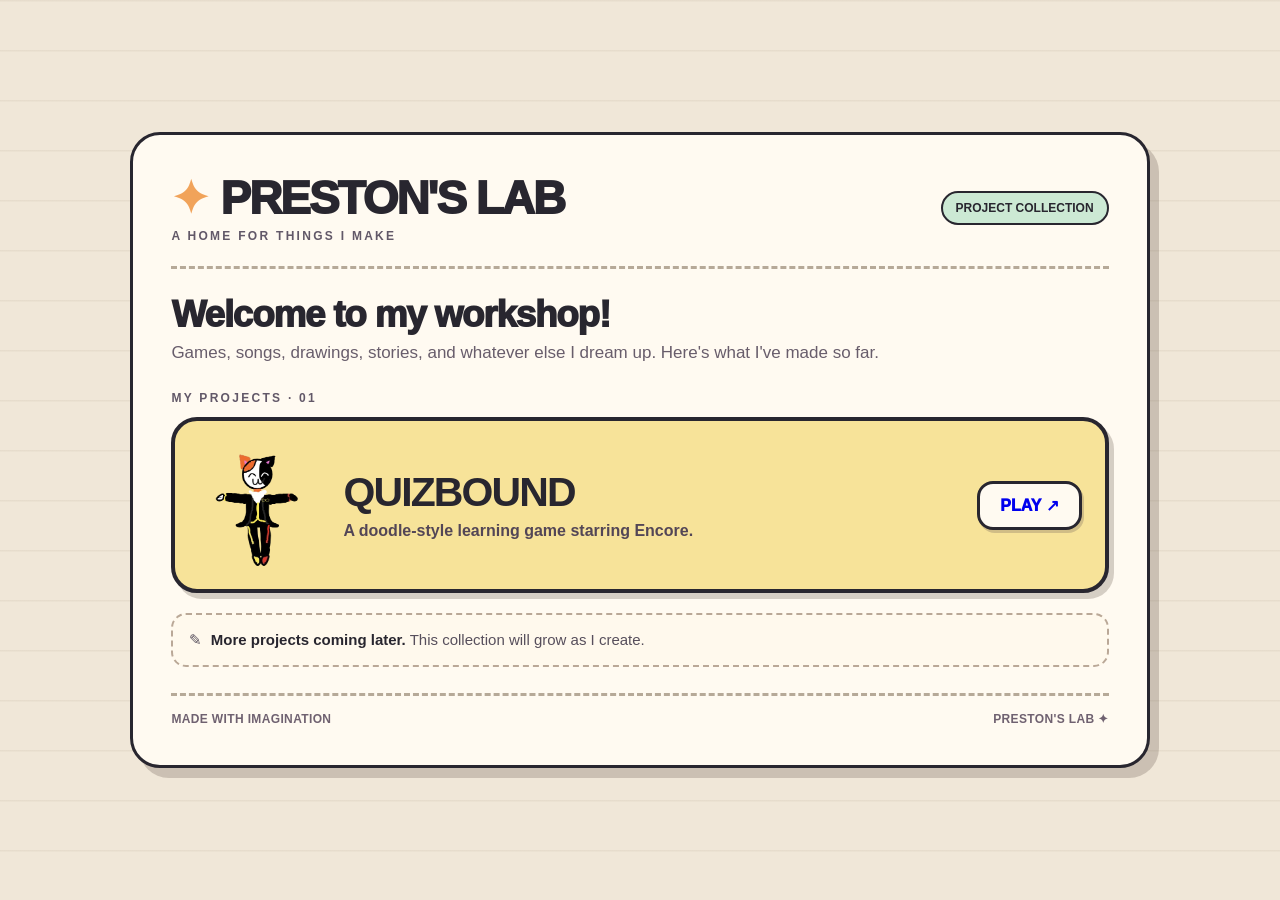
<file: index.html>
<!doctype html><html lang="en"><head><meta charset="utf-8"><meta name="viewport" content="width=device-width,initial-scale=1"><title>Preston's Lab</title><style>
:root{--ink:#28262f;--paper:#fffaf1;--sand:#f0e7d8;--yellow:#f7e399;--mint:#cce9d4;--blue:#cbe8fa;--shadow:#6f62584a}*{box-sizing:border-box}html,body{margin:0;min-height:100%}body{font-family:'Trebuchet MS',Verdana,Arial,sans-serif;color:var(--ink);background:repeating-linear-gradient(0deg,transparent 0 48px,rgba(150,128,104,.10) 49px 50px),var(--sand);display:grid;place-items:center;min-height:100dvh;padding:25px}
main{width:min(1020px,100%);background:var(--paper);border:3px solid var(--ink);border-radius:30px;box-shadow:9px 10px 0 var(--shadow);padding:clamp(24px,3vw,40px)}header{display:flex;align-items:center;justify-content:space-between;gap:12px}h1{font-size:clamp(32px,4vw,46px);font-weight:1000;letter-spacing:-.045em;margin:0;line-height:1.05}.spark{color:#f1a35a;display:inline-block;margin-right:12px}.subtitle,.section-label{font-size:12px;font-weight:900;letter-spacing:.19em;color:#625868;margin-top:7px}.label{border:2px solid var(--ink);border-radius:99px;background:var(--mint);padding:8px 13px;font:900 12px 'Trebuchet MS',Arial,sans-serif;white-space:nowrap}hr{border:0;border-top:3px dashed #b6a998;margin:23px 0 26px}.welcome{font-size:clamp(25px,3vw,37px);font-weight:950;line-height:1.1;letter-spacing:-.035em;margin:0 0 8px}.intro{font-size:17px;color:#685d6b;margin:0 0 28px}.section-label{margin:0 0 12px}.project{background:var(--yellow);border:4px solid var(--ink);border-radius:26px;box-shadow:5px 6px 0 var(--shadow);display:grid;grid-template-columns:130px 1fr auto;align-items:center;gap:21px;padding:17px 23px 17px 17px;min-height:176px}.art{height:132px;display:grid;place-items:center;overflow:visible}.art img{max-height:132px;max-width:120px;width:auto;height:auto;object-fit:contain}.project h2{font-size:clamp(28px,3.2vw,42px);letter-spacing:-.045em;line-height:1.05;margin:0 0 8px}.project p{margin:0;color:#534656;font-size:16px;font-weight:700}.play{display:inline-flex;align-items:center;justify-content:center;text-decoration:none;background:var(--paper);border:3px solid var(--ink);border-radius:16px;box-shadow:2px 3px 0 var(--shadow);font-weight:1000;font-size:16px;padding:12px 20px;white-space:nowrap}.play:hover{background:var(--blue);transform:translateY(-2px)}.play:focus-visible{outline:3px solid #567faa;outline-offset:3px}.coming{border:2px dashed #baa897;border-radius:15px;background:#fff9ed;padding:16px;margin-top:20px;font-size:15px;color:#574f5c}.coming strong{color:var(--ink)}footer{border-top:3px dashed #b6a998;margin-top:26px;padding-top:16px;display:flex;justify-content:space-between;gap:8px;color:#6f6170;font-size:12px;font-weight:850;letter-spacing:.03em}
@media(max-width:680px){body{padding:12px;display:block}main{padding:22px 16px;border-radius:22px}header{align-items:start}.label{font-size:10px;padding:8px}.intro{font-size:15px}.project{grid-template-columns:82px minmax(0,1fr);gap:12px;padding:15px;min-height:150px}.art{height:100px}.art img{max-width:80px;max-height:100px}.project h2{font-size:26px}.project p{font-size:13px}.play{grid-column:1/-1;padding:10px}.coming{font-size:13px}}@media(max-width:360px){.label{display:none}}
</style></head><body><main><header><div><h1><span class="spark">✦</span>PRESTON'S LAB</h1><div class="subtitle">A HOME FOR THINGS I MAKE</div></div><span class="label">PROJECT COLLECTION</span></header><hr><h2 class="welcome">Welcome to my workshop!</h2><p class="intro">Games, songs, drawings, stories, and whatever else I dream up. Here's what I've made so far.</p><div class="section-label">MY PROJECTS · 01</div><article class="project"><div class="art"><img alt="Encore, the QUIZBOUND host" src="[data-uri]"></div><div><h2>QUIZBOUND</h2><p>A doodle-style learning game starring Encore.</p></div><a class="play" href="games/quizbound.html" aria-label="Play QUIZBOUND">PLAY ↗</a></article><div class="coming">✎ &nbsp;<strong>More projects coming later.</strong> This collection will grow as I create.</div><footer><span>MADE WITH IMAGINATION</span><span>PRESTON'S LAB ✦</span></footer></main></body></html>
</file>
